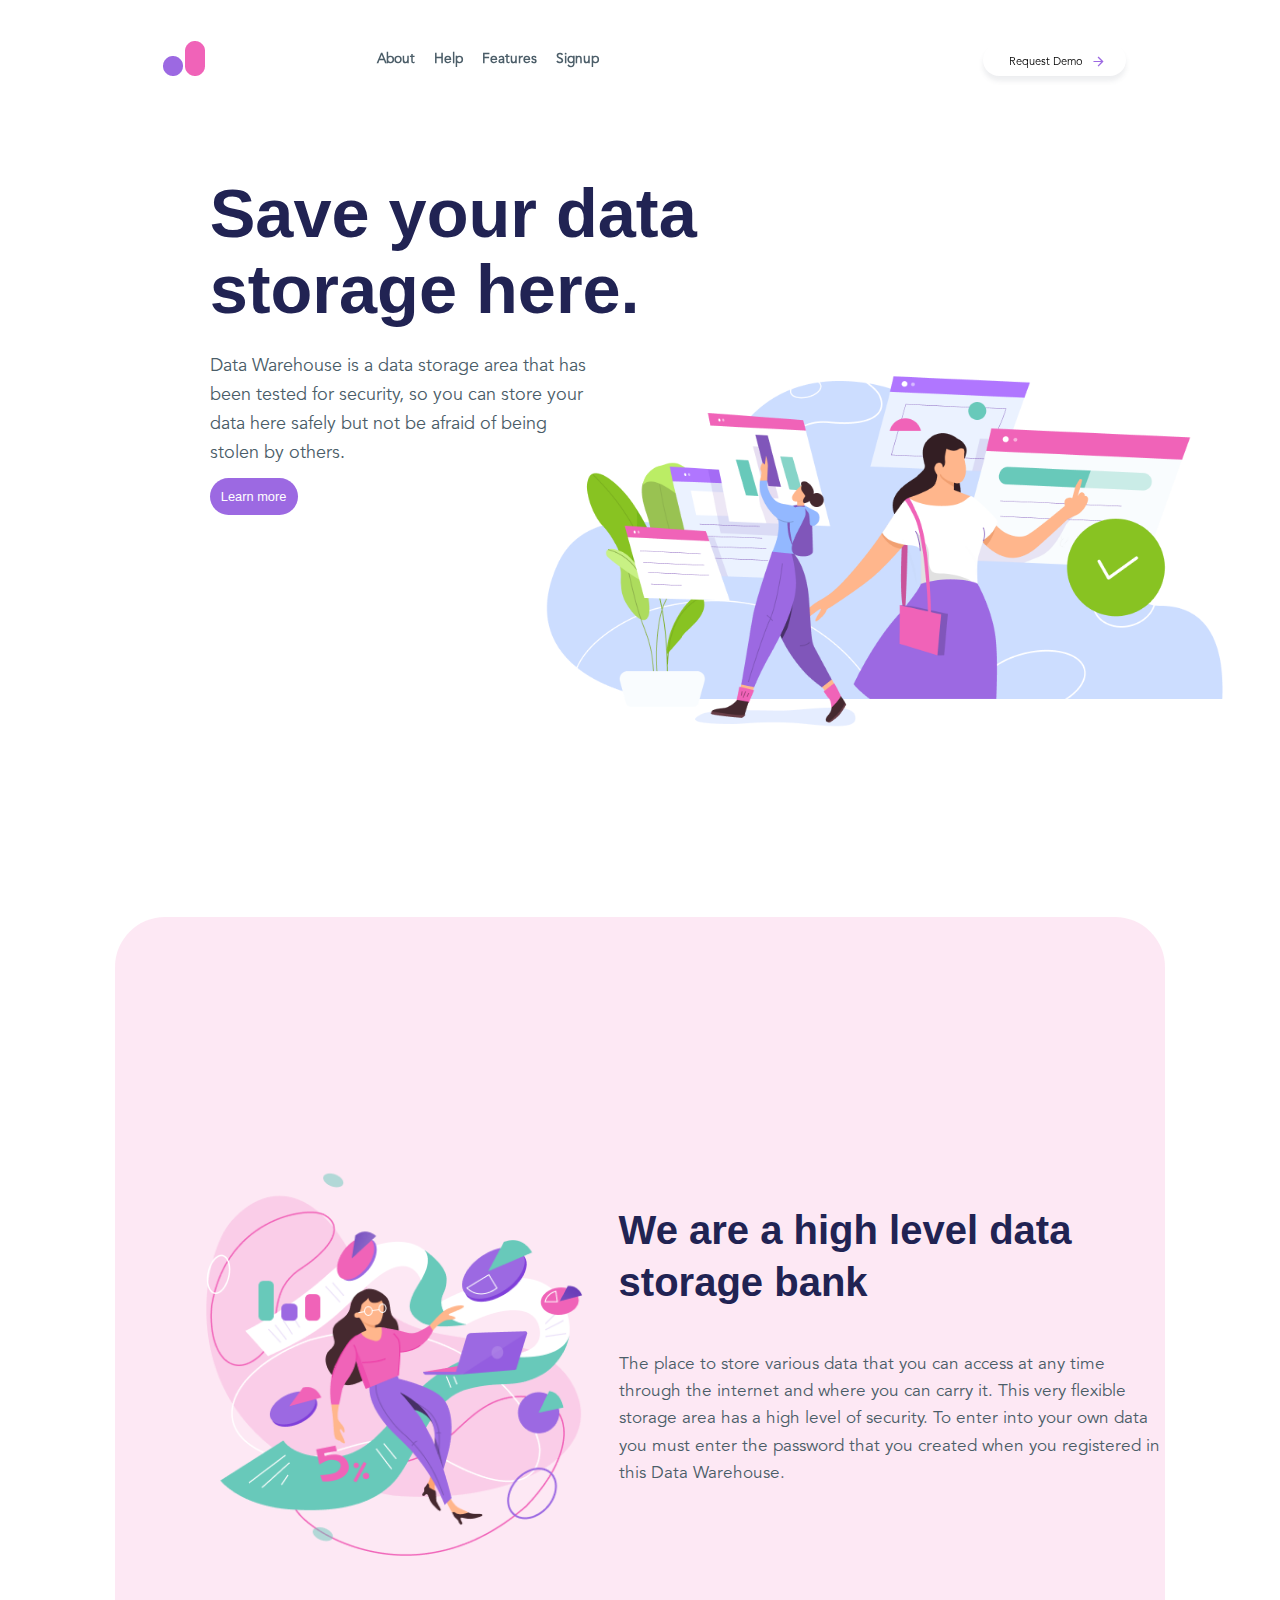
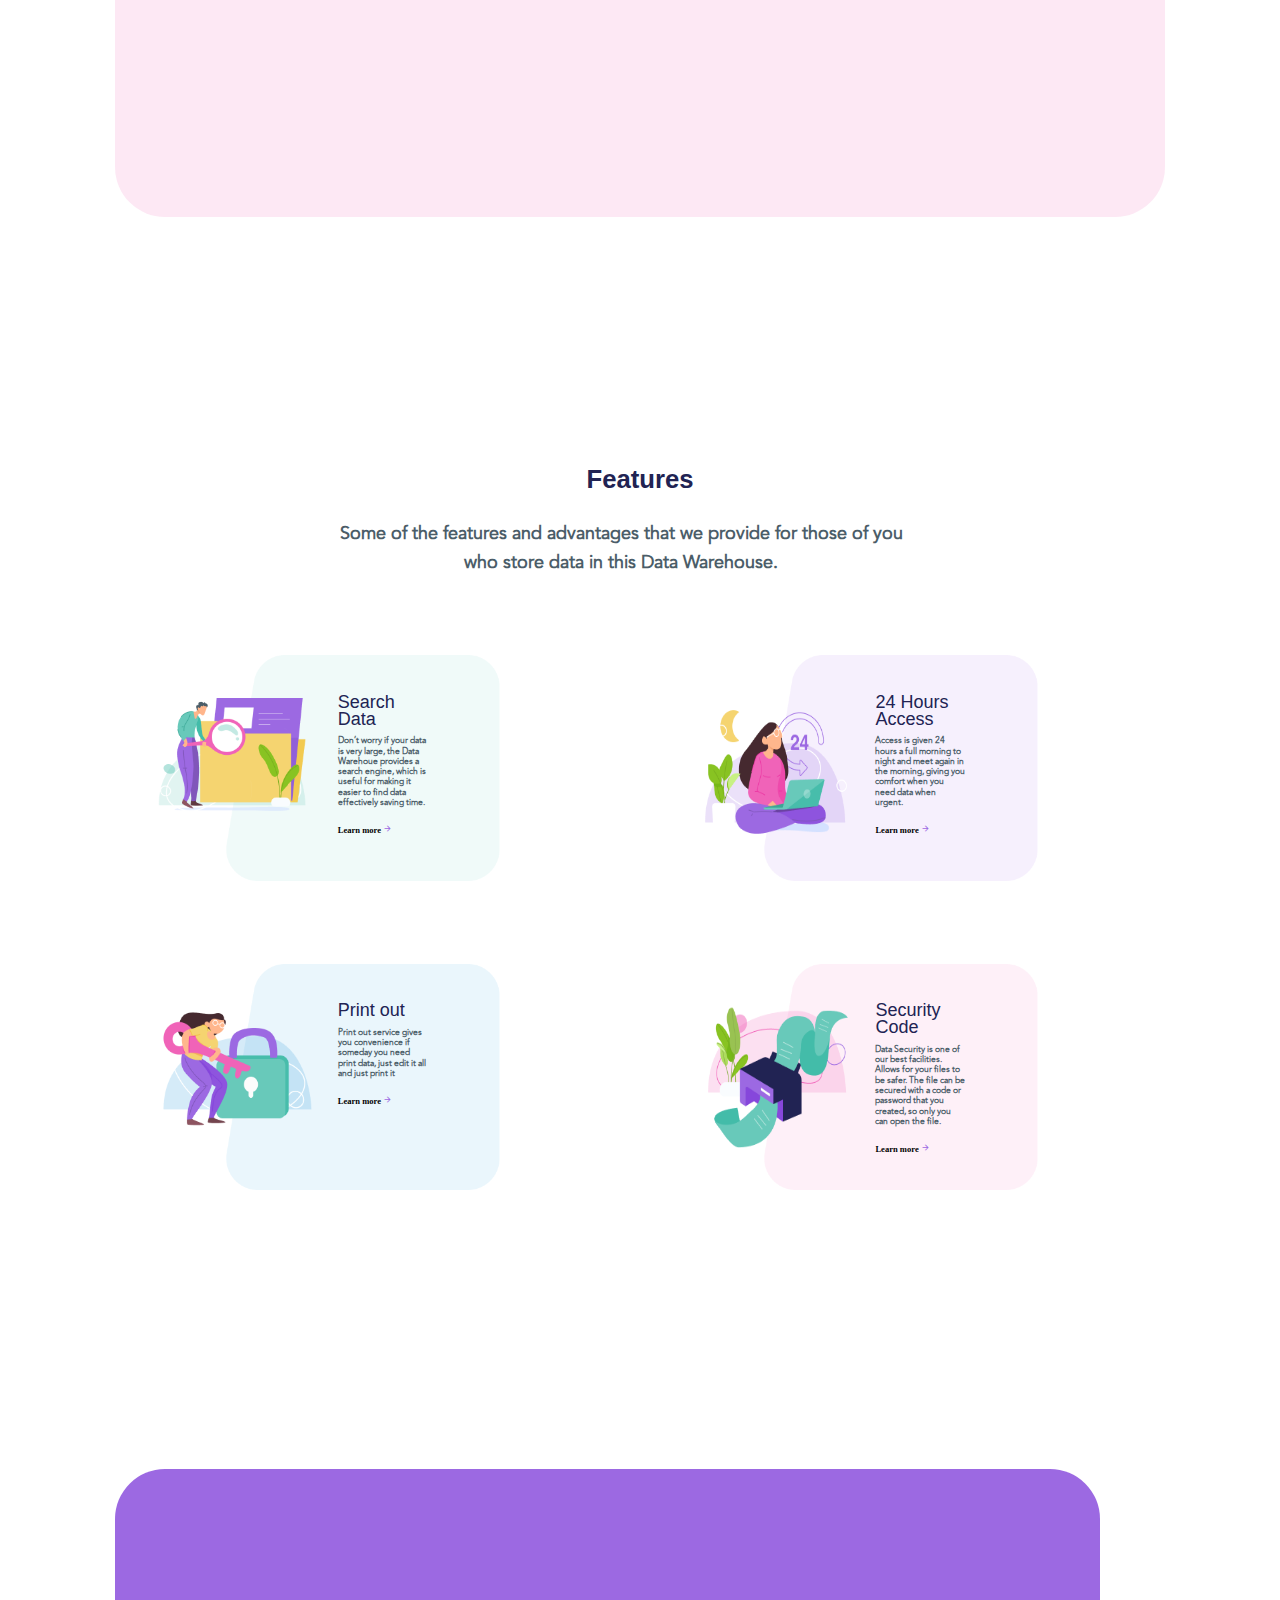
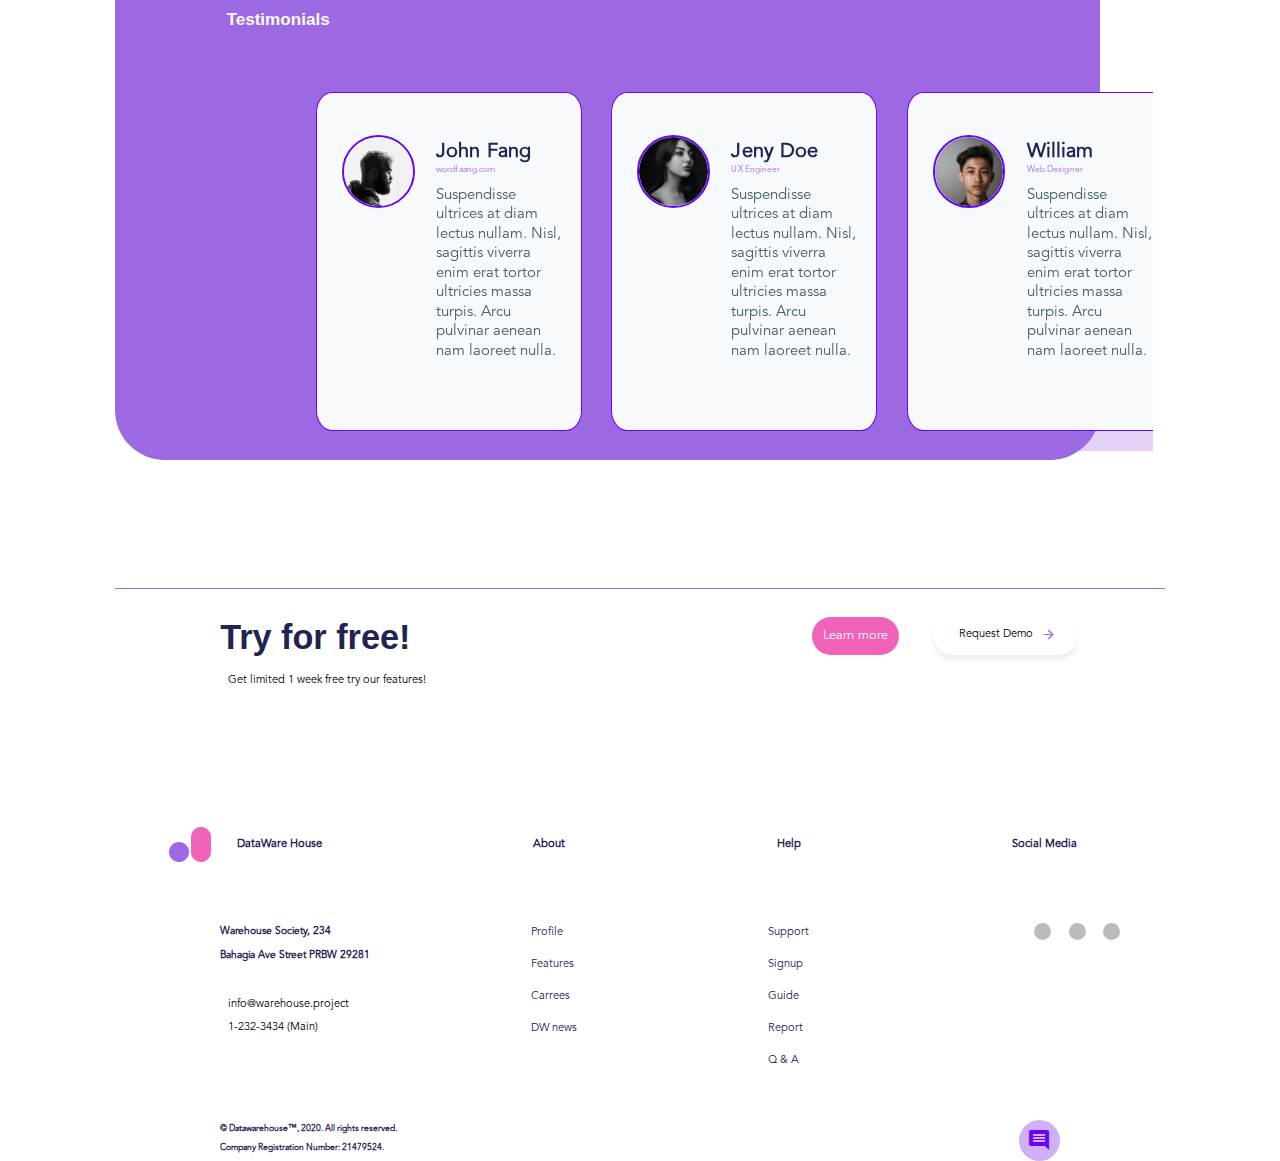
<file: Index.html>
<!DOCTYPE html>
<html lang="en">
<head>
 <meta charset="UTF-8">
 <meta http-equiv="X-UA-Compatible" content="IE=edge">
 <meta name="viewport" content="width=device-width, initial-scale=1.0">
 <title>Save-your-storage Website</title>
 <link rel="stylesheet" href="./Assets/styles/Style.css">
 <link rel="stylesheet" href="./Assets/styles/glider.css">
 <link href="https://fonts.googleapis.com/icon?family=Material+Icons" rel="stylesheet">
 <link
 rel="stylesheet"
 href="https://use.fontawesome.com/releases/v5.15.3/css/all.css"
 integrity="sha384-SZXxX4whJ79/gErwcOYf+zWLeJdY/qpuqC4cAa9rOGUstPomtqpuNWT9wdPEn2fk"
 crossorigin="anonymous"
/>
</head>
<body>
 <header class="header">
  <a href="#about" class="logo">
   <img src="./Assets/Images/Rectangle 32.png" class="img-1" alt="">
   <img src="./Assets/Images/Rectangle 33.png" alt="">
  </a>
  <nav class="navbar">
    
    <a href="#about">About</a>
    <a href="#help">Help</a>
    <a href="#features">Features</a>
    <a href="#sign-up">Signup</a>
  </nav>
   
   <a href="./Assets/pages/demo.html" class="Request-btn">Request Demo <i class="material-icons">arrow_forward</i>
    </a>
    <div class="fas fa-bars create" id="menu-btn"></div>


</header>
<section class="about" id="about">
 <div class="content">
   <h3>Save your data storage here.</h3>
  <p>Data Warehouse is a data storage area that has been
   tested for security, so you can store your data here
   safely but not be afraid of being stolen by others.</p>
   <a href="#" class="btn">Learn more</a>
 </div>
 <div class="image">
  <img src="./Assets/Images/image1 1.png" alt="" />
</div>
</section>
 <section class="sect">
  <div class="img"><img src="./Assets/Images/image2.png" alt=""></div>

<div class="context">
  <h4>We are a high level data storage bank</h4>
  <p>The place to store various data that you can access at any time through the internet  and where you can carry it. 
    This very flexible storage area has a high level of security. To enter into your own data you must enter the password that you created when you registered in this Data Warehouse. </p>
</div>
</section>
   <section class="features" id="features">
  <h1 class="heading">Features</h1>
  <h4 class="sub-heading">Some of the features and advantages that we provide for those of you who store data in this Data Warehouse.</h4>
   <div class="box-container">
     <div class="box">
     <div class="images">
     <img class="img-1" src="./Assets/Images/image3 1.png" alt="">
     <img class="img-2" src="./Assets/Images/Rectangle 39.png" alt="">
     <div class="content">
      <h5>Search Data</h5>
     <h4>Don’t worry if your data is very large, the Data Warehoue provides a search engine, which is useful for making it easier to find data effectively saving time.</h4>
      <div class="learn"><h6>Learn more <i class="material-icons">arrow_forward</i></h6></div>
  </div>
  </div>
  </div>
  <div class="box">
    <div class="images">
    <img class="img-1" src="./Assets/Images/image4.png" alt="">
    <img class="img-2" src="./Assets/Images/Rectangle 39 (1).png" alt="">
    <div class="content">
      <h5>24 Hours Access</h5>
          <h4>Access is given 24 hours a full morning to night and
            meet again in the morning, giving you comfort when
            you need data when urgent.</h4>
     <h6>Learn more <i class="material-icons">arrow_forward</i></h6>
   </div>
 </div>
 </div>
<div class="box">
  <div class="images">
  <img class="img-1" src="./Assets/Images/image6 1.png" alt="">
  <img class="img-2" src="./Assets/Images/Rectangle 39 (3).png" alt="">
  <div class="content">
    <h5>Print out</h5>
         <h4> Print out service gives you convenience if someday
        you need  print data, just edit it all and just print it</h4>
   <h6>Learn more <i class="material-icons">arrow_forward</i></h6>
 </div>
</div>
</div>
<div class="box">
  <div class="images">
  <img class="img-1" src="./Assets/Images/image5 1.png" alt="">
  <img class="img-2" src="./Assets/Images/Rectangle 39 (2).png" alt="">
  <div class="content">
    <h5>Security Code</h5>
    <h4>Data Security is one of our best facilities. Allows for your files
      to be safer. The file can be secured with a code or password that 
      you created, so only you can open the file.</h4>
   <h6>Learn more <i class="material-icons">arrow_forward</i></h6>
 </div>
</div>
</div>
  </div>
</section>
<section class="testimonial">
  <h2 class="heading">Testimonials</h2>
  <div class="glider-contain">
    <div class="glider">
      <div class="box-1">
        <img src="./Assets/Images/Ellipse 77.png" alt="">
    <div class="content">
    <h3>John Fang </h3>
    <h6>wordfaang.com</h6>

    <p>Suspendisse ultrices at diam lectus nullam. 
      Nisl, sagittis viverra enim erat tortor ultricies massa turpis. Arcu pulvinar aenean nam laoreet nulla.</p>
      </div>
      </div>
      <div class="box-1">
        <img src="./Assets/Images/Ellipse 76.png" alt="">
        <div class="content">
        <h3>Jeny Doe</h3>
        <h6>UX Engineer</h6>
    
        <p>Suspendisse ultrices at diam lectus nullam. 
          Nisl, sagittis viverra enim erat tortor ultricies massa turpis. Arcu pulvinar aenean nam laoreet nulla.</p>
          </div>
      </div>
      <div class="box-1">
        <img src="./Assets/Images/Ellipse 76 (1).png" alt="">
        <div class="content">
        <h3>William</h3>
        <h6>Web Designer</h6>
    
        <p>Suspendisse ultrices at diam lectus nullam. 
          Nisl, sagittis viverra enim erat tortor ultricies massa turpis. Arcu pulvinar aenean nam laoreet nulla.</p>
          </div>
      </div>
      <div class="box-1">
        <img src="./Assets/Images/Ellipse 76 (1).png" alt="">
        <div class="content">
        <h3>William</h3>
        <h6>Web Designer</h6>
    
        <p>Suspendisse ultrices at diam lectus nullam. 
          Nisl, sagittis viverra enim erat tortor ultricies massa turpis. Arcu pulvinar aenean nam laoreet nulla.</p>
          </div>
      </div>
      <div class="box-1">
        <img src="./Assets/Images/Ellipse 76 (1).png" alt="">
        <div class="content">
        <h3>William</h3>
        <h6>Web Designer</h6>
    
        <p>Suspendisse ultrices at diam lectus nullam. 
          Nisl, sagittis viverra enim erat tortor ultricies massa turpis. Arcu pulvinar aenean nam laoreet nulla.</p>
          </div>
      </div>
      
      </div>
</div>


    </section>
  <footer class="footer">
 <h2 class="Try">
  Try for free!
 </h2>
 <div class="buttons">
  <a href="#" class="btns"> Learn more  </a>
  <a href="#" class="Request-btn">Request Demo <i class="material-icons">arrow_forward</i></a>

 </div> 
  <h5>Get limited 1 week free try our features!</h5>
  
    <a class="IMG" href="">
     <img src="./Assets/Images/Rectangle 32.png" class="img-1" alt="">
     <img src="./Assets/Images/Rectangle 33.png" alt="">
    </a>
    <div class="nav">
      <a href="#about">DataWare House</a>
    <a href="#about">About</a>
    <a href="#about">Help</a>
    <a href="#about">Social Media</a>
  </div>
     <div class="sub"> <p> Warehouse Society, 234</p>
 
     <p> Bahagia Ave Street 
      PRBW 29281</p>
      <h5>info@warehouse.project</h5>
        <h5>1-232-3434 (Main)</h5>
      </div> 
<div class="links">
  <div class="link">
    <a href="#">Profile</a>
    <a href="#">Features</a>
    <a href="#">Carrees</a>
    <a href="#">DW news</a>
  </div>
  <div class="link-2">
    <a href="#">Support</a>
    <a href="#">Signup</a>
    <a href="#">Guide</a>
    <a href="#">Report</a>
    <a href="#">Q & A</a>

  </div>
</div>
<div class="socials">
  <i class="fab fa-facebook"></i>
  <i class="fab fa-instagram"></i>
  <i class="fab fa-twitter"></i>
</div>
<div class="last">
  <div class="content">
    <h4>© Datawarehouse™, 2020. All rights reserved.</h4>
     <h4> Company Registration Number: 21479524.</h4>
  </div>
  <div class="icon">     
  
     <i class="material-icons">insert_comment</i>
  </div>
</div>
</footer>  

</body>
<script src="./Assets/scripts/script.js"></script>
<script src="./Assets/scripts/glider.js"></script>
<script>
   new Glider(document.querySelector('.glider'), {
 slidesToScroll: 1,
 slidesToShow: 4,
 draggable: true,
 dots: '.dots',
 arrows: {
   prev: '.glider-prev',
   next: '.glider-next'
 },
 responsive: [
    {
      // screens greater than >= 775px
      breakpoint: 775,
      settings: {
        // Set to `auto` and provide item width to adjust to viewport
        slidesToShow: 3,
        slidesToScroll: 2,
        
      }
    },{
      // screens greater than >= 1024px
      breakpoint: 900,
      settings: {
        slidesToShow: 3,
        slidesToScroll: 2,
        
      }
      
    }
    ,{
      // screens greater than >= 1024px
      breakpoint: 640,
      settings: {
        slidesToShow: 2,
        slidesToScroll: 4,
        
      }
      
    }
    ,{
      // screens greater than >= 1024px
      breakpoint: 300,
      settings: {
        slidesToShow: 1.5,
        slidesToScroll: 4,
        
      }
      
    }
    
    
  ]
});
</script>
</html>
</file>
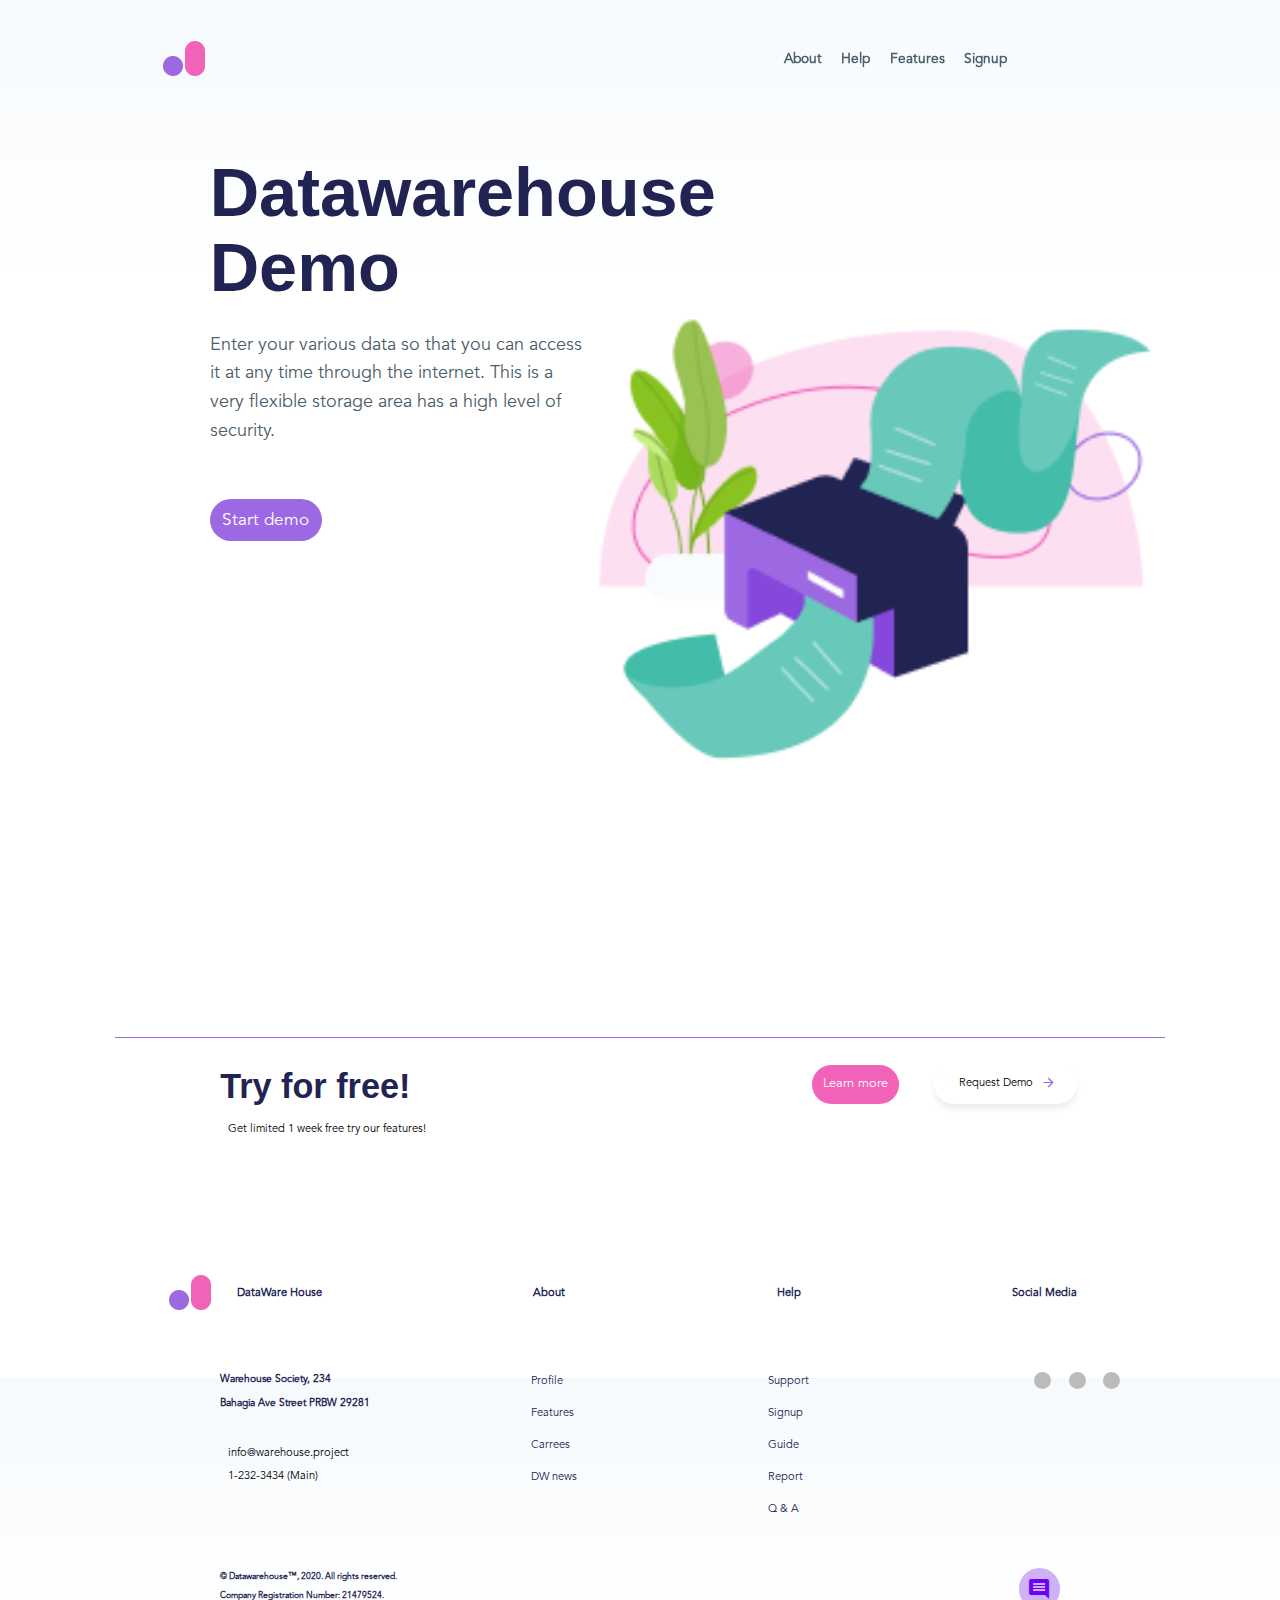
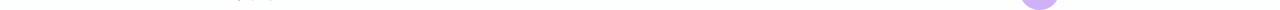
<file: Assets/pages/demo.html>
<!DOCTYPE html>
<html lang="en">
<head>
 <meta charset="UTF-8">
 <meta http-equiv="X-UA-Compatible" content="IE=edge">
 <meta name="viewport" content="width=device-width, initial-scale=1.0">
 <title>Request-Demo</title>
 <link rel="stylesheet" href="/Assets/styles/demo.css">
 <link href="https://fonts.googleapis.com/icon?family=Material+Icons" rel="stylesheet">

 <link
 rel="stylesheet"
 href="https://use.fontawesome.com/releases/v5.15.3/css/all.css"
 integrity="sha384-SZXxX4whJ79/gErwcOYf+zWLeJdY/qpuqC4cAa9rOGUstPomtqpuNWT9wdPEn2fk"
 crossorigin="anonymous"
/>
</head>
<body>
 <header class="header">
  <a href="/Index.html" class="logo">
   <img src="/Assets/Images/Rectangle 32.png" class="img-1" alt="">
   <img src="/Assets/Images/Rectangle 33.png" alt="">
  </a>
  <nav class="navbar">
    
    <a href="/Index.html">About</a>
    <a href="/Index.html/#help">Help</a>
    <a href="/Index.html/#features">Features</a>
    <a href="/Index.html/#sign-up">Signup</a>
  </nav>
   
   
    </a>
    <div class="fas fa-bars create" id="menu-btn"></div>

</header>
<section class="about" id="about">
  <div class="content">
    <h3>Datawarehouse Demo</h3>
   <p>Enter your various data so  that you can access it  at any time through the internet.
    This is a very flexible storage area has a high level of security.</p>
    <a href="#" class="btn">Start demo</a>
  </div>
  <div class="image">
   <img src="/Assets/Images/image5 1.png" alt="" />
 </div>
 </section>
<section class="section" id="section">
 <div class="row">
  <form action="/" id="form">
   
     <div class="input-control">
      <label for="number">ID:</label>
      <div class="error"></div>
      <input type="number" id="idNumber" placeholder="ID" />
      
    </div>
    <div class="input-control">
     
      <label for="name">Item name:</label>
      <div class="error"></div>
      <input type="text" id="itemName" placeholder="Item name" />
     </div>
      <div class="input-control">
      <label for="number">Item Price(#):</label>
      <div class="error"></div>
      <input type="number" id="itemPrice" placeholder="Item price" />
      </div>
    <input type="submit" value="Add data" class="btn-1">
  </form>
  <div class="table">
   <table id="table">
    <tr>
     <th>ID</th>
     <th>Item name</th>
     <th>Item Price(#)</th>
 
    </tr>
    <tbody id="showUser">
    
   </table>
  </div>

 </div>
</section>
<footer class="footer">
 <h2 class="Try">
  Try for free!
 </h2>
 <div class="buttons">
  <a href="#" class="btns"> Learn more  </a>
  <a href="#" class="Request-btn">Request Demo <i class="material-icons">arrow_forward</i></a>

 </div> 
  <h5>Get limited 1 week free try our features!</h5>
  
    <a class="IMG" href="">
     <img src="/Assets/Images/Rectangle 32.png" class="img-1" alt="">
     <img src="/Assets/Images/Rectangle 33.png" alt="">
    </a>
    <div class="nav">
      <a href="#about">DataWare House</a>
    <a href="#about">About</a>
    <a href="#about">Help</a>
    <a href="#about">Social Media</a>
  </div>
     <div class="sub"> <p> Warehouse Society, 234</p>
 
     <p> Bahagia Ave Street 
      PRBW 29281</p>
      <h5>info@warehouse.project</h5>
        <h5>1-232-3434 (Main)</h5>
      </div> 
<div class="links">
  <div class="link">
    <a href="#">Profile</a>
    <a href="#">Features</a>
    <a href="#">Carrees</a>
    <a href="#">DW news</a>
  </div>
  <div class="link-2">
    <a href="#">Support</a>
    <a href="#">Signup</a>
    <a href="#">Guide</a>
    <a href="#">Report</a>
    <a href="#">Q & A</a>

  </div>
</div>
<div class="socials">
  <i class="fab fa-facebook"></i>
  <i class="fab fa-instagram"></i>
  <i class="fab fa-twitter"></i>
</div>
<div class="last">
  <div class="content">
    <h4>© Datawarehouse™, 2020. All rights reserved.</h4>
     <h4> Company Registration Number: 21479524.</h4>
  </div>
  <div class="icon">     
  
     <i class="material-icons">insert_comment</i>
  </div>
</div>
</footer>  
</body>
<script src="/Assets/scripts/script.js"></script>
<script src="/Assets/scripts/demo.js"></script>
</html>
</file>
<file: Assets/styles/Style.css>
@font-face {
  font-family:Avenir ;
  src: url(/Assets/fonts/AvenirLTStd-Book.otf);
}
*{
 padding: 0;
 margin: 0;
 box-sizing: border-box;
 /* transition: all linear .4s; */
 text-decoration: none;
 
}
html{
 font-size: 53.5%;
 scroll-behavior: smooth;
 z-index: 1000;
 }
 body{
   position:absolute;
   padding: 2rem 9%;
  background: linear-gradient(180deg, #F6FAFD 0%, #FFFFFF 19.4%); 
  }
  header{
    position:fixed;
   height: 6rem;
   top: 3rem;
   left: 0;
   right: 0;
   display: flex;
   z-index: 1000;
   align-items: center;
   justify-content: space-between;
   font-family:Avenir ;
   padding: 4rem 12%;
   margin-bottom: 5rem;
   }
  header .logo{
   
   padding: 1rem 1%;
  }
  /* header .logo img{
   height: 2.3rem;
   width: 2.3rem
  } */
  header .navbar{
  position: relative;
  right: 13rem;
  }
  header .navbar a{
    font-weight:600;
   font-size: 1.6rem;
   margin: 1rem;
   color: #4B5D68;
   transition: all .3s ease-in;
  }
  header .navbar a:hover{
   color: #212353;;
  }
  header .navbar a:active{
   color: #212353;;
  }
  header .Request-btn{
   display: flex;
   padding:1rem 7%;
   background: #FFFFFF;
   box-shadow: 0px 5px 5px rgba(75, 93, 104, 0.1);
    font-size: 1.3rem;
    font-weight: 500;
    display: inline-block;
    padding: .8rem 3rem;
    cursor: pointer;
    color: #000;
    border-radius: 12rem;
  
  
  }
  header .Request-btn i{
    font-size: 1.7rem;
    position: relative;
    left: .6rem;
    top: .5rem;
    color: #9C69E2;
    font-weight: 100;
  }
  header #menu-btn{
    cursor: pointer;
    border: .1rem groove #fcfaf0;
    border-radius: .3rem;
    padding: 1rem;
    display: none;
    color: #9C69E2;
    font-size: 2rem;
  
}
 .about{
position: relative;
top: 10rem;
   padding: 2rem 9%;
 display: flex;
 flex-wrap: wrap;
 gap: 1.5rem;
 min-height: 100vh;
 align-items: center;
}

.about .content{
 flex: 1 1 35rem;
}
.about .content h3{
  position: relative;
  width: 645px;
height: 184px;
color: #212353;
font-family: 'Helvetica';
font-style: normal;
font-weight: 600;
font-size: 8rem;
line-height: 110%;
display: flex;
align-items: center;

}
.about .content p{
  position: relative;
width: 380px;
height: 120px;
color: #4B5D68;;
font-family:Avenir ;
font-weight: 500;
font-size: 18px;
line-height: 160%;
margin-top: 1rem;

}

 .about .image{
 flex: 1 1 50rem;
}

.about .image img{
 position: relative;
height: 80%;
width: 80%;
left: 38rem;
bottom: 24rem;

} 
.about .btn{
  top: 2rem;
  font-family: 'Poppins', sans-serif;
  font-size: 1.5rem;
  position: relative;
  background: #9C69E2;
  border-radius: 50px;
  padding: 1.3rem;
  color: #fff;
}
.sect{
  justify-content: center;
  /* width: 105rem; */
/* height: 350px; */
/* left: 6rem; */
  position: relative;
  /* padding: 2rem 19%; */
   background: rgba(240, 99, 184, 0.15);
   /* top: 4rem; */
   margin-bottom:3rem ;
  display: flex;
  flex-wrap: wrap;
  min-height: 100vh;
  align-items: center;
  border-radius:50px;
}
.sect .img{
  flex: 1 1 30rem;
}
.sect .img img{
  bottom: 2rem;
position: relative;
left: 4rem;
  height: 90%;
  width: 90%;
}
.sect .context{
  flex: 1 1 35rem
}
.sect .context h4{
  position: relative;
  bottom: 5rem;
  font-family: 'Helvetica';
font-style: normal;
font-weight: 700;
font-size: 40px;
line-height: 130%;

display: flex;
align-items: center;

color: #212353;

}
.sect .context p{
  font-family:Avenir ;
  font-style: normal;
  font-weight: 300;
  font-size: 2rem;
  line-height: 160%;
  color: #4B5D68;
}
.features .heading{
  font-family: 'Helvetica';
  font-style: normal;
  font-weight: 700;
   color: #212353;
  text-align: center;
  padding: 2rem;
  font-size: 3rem;
  position: relative;
  top: 24rem;
  }
  .features .sub-heading{
  
   position: relative;
  width: 584px;
  height: 58px;
  justify-content: center;
  align-items: center;
  top: 25rem;
  left: 25rem;
  font-family:Avenir ;
  font-style: normal;
  font-weight: 700;
  font-size: 18px;
  line-height: 160%;
  text-align: center;
  
  color: #4B5D68;
  }
  .features .box-container{
    overflow: visible;
    align-items:center ;
    right:5rem ;
    top: 34rem;
    position: relative;
    display:flex;
    flex-wrap: wrap;
    gap: 3rem;
     ;
    }
    .features .box-container .box{
      overflow: visible;
      display: flex;
      flex: 1 1 45rem;
      cursor: pointer;
      
    }
    .features .box-container .box .images{
      display: flex;
    }
    .features .box-container .box .images .img-1{
      position: relative;
      top: 5rem;
      left: 10rem;
      height: 50%;
      width: 30%;
    }
    .features .box-container .box .images .img-2{
      height: 80%;
      width: 67%;
    }
  .features .box-container .box .content
  {
    position: relative;
    top:2rem;
    right: 19rem;
   justify-content: flex-end;
  
  }
    
   .features .box-container .box .content h5{
      margin-top: 2.5rem;
      font-family: 'Helvetica';
  font-style: normal;
  font-weight: 400;
  font-size: 18px;
  line-height: 2rem;
  display: flex;
  align-items: center;
  
  color: #212353;
    }
    .features .box-container .box .content h4{
      margin-top: 1rem;
      font-family:Avenir ;
  font-style: normal;
  font-weight: 700;
  font-size: 1rem;
  line-height: 1.2rem;
  color: #4B5D68;
  width: 90px;
    }
    .features .box-container .box .content .learn{
      display: flex;
    }
    .features .box-container .box .content h6{
      margin-top: 2rem;
      font-size: 1rem;
    }
    .features .box-container .box .content h6 i{
      font-size: 1rem;
      color: #9C69E2;
      display: flex-end;
  
    }
    .testimonial{
      border-radius: 50px;
      position: relative;
      top: 60rem;
        justify-content: center;
        align-content: center;
        background: #9C69E2;
        height: 69rem;
        width: 115rem;
        
    }
    .testimonial .heading{
      color: #F6FAFD;
      font-family: 'Helvetica';
  font-style: normal;
  font-weight: 700;
  font-size:2rem;
  line-height: 130%;
  position: relative;
  top: 9rem;
  left: 13rem;
    }
    /* .testimonial .box-container{
      display: flex;
      flex-wrap: wrap;
      gap: 3rem;
    } */
  
    .testimonial .glider-contain .glider{
      display: flex;
      flex-wrap: wrap;
      gap: 3rem;
      left: 12rem;
      top: 10rem;
      gap: 3rem;
      padding: 4rem;
    }
    .testimonial .glider-contain .glider .box-1
    {
      margin: 2rem 1%;
      flex-direction: column;
      padding: 2rem 4%;
      border-radius: 6%;
      display: flex;
      background:#F6FAFD ;
      box-shadow:0px 20px 0px rgba(156, 105, 226, 0.3) ;
      flex: 1 1 20rem;
      border: .2rem solid #6a01fd ;
    }
    .testimonial .glider-contain .glider .box-1 img{
      border: 2px solid #6a01fd;
      border-radius: 50%;
      top: 3rem;
      height: 60%;
      right: 4rem;
      width: 50%;
      position: relative;
    }
    .testimonial .glider-contain .glider .box-1 .content{
      bottom: 6rem;
      line-height: 150%;
      left: 6rem;
      position: relative;
      padding: 1rem;
    }
    .testimonial .glider-contain .glider .box-1 h3{
      font-family:Avenir ;
      font-style: normal;
      font-weight: 900;
      font-size: 20px;
      line-height: 120%;
      
      align-items: center;
      letter-spacing: 0.005em;
      
      
      
      color: #212353;
    }
    .testimonial .glider-contain .glider .box-1 h6{
      
        font-family:Avenir ;
        font-style: normal;
        font-weight: 500;
        font-size: 1rem;
        line-height: 160%;
    
        align-items: center;
        letter-spacing: 0.01em;
      
        
        color: #9C69E2;
      }
      .testimonial .glider-contain .glider .box-1 p{
        font-family:Avenir ;
      position: relative;
      top: 1rem;
  font-style: normal;
  font-weight: 300;
  font-size: 15px;
  line-height: 130%;
  color: #4B5D68;
      }
   
   
    .testimonial .dots{
      position: relative;
      top: 12rem;
      right: 29rem;
    }
  
    .footer{
      padding: 3rem 10%;
      border-top: .9px solid #9C69E2;
      position: relative;
      top: 75rem;
    }
    .footer h2{
      font-family: 'Helvetica';
      font-style: normal;
      font-weight: 700;
      font-size: 4rem;
      line-height: 130%;
      
      display: flex;
      align-items: center;
      
      color: #212353;
    }
    .footer .buttons{
      position: relative;
      bottom: 5rem;
      display: flex;
      justify-content: flex-end;
  
    }
    .footer .buttons .Request-btn{
      position: relative;
      display: flex;
      padding:.5rem 7%;
      background: #FFFFFF;
      box-shadow: 0px 5px 5px rgba(75, 93, 104, 0.1);
       font-size: 1.3rem;
       font-weight: 500;
       display: inline-block;
       padding: .8rem 3rem;
       cursor: pointer;
       color: #000;
       border-radius: 12rem;
       font-family:Avenir ;
       left: 2rem;
     
     
     }
    .footer .Request-btn i{
       font-size: 1.7rem;
       position: relative;
       left: .6rem;
       top: .5rem;
       color: #9C69E2;
       font-weight: 100;
     }
    
    /* .footer .buttons .Request-btn i{
  
      font-size: 1.7rem;
      position: relative;
      left: .6rem;
      top: .5rem;
      color: #9C69E2;
      font-weight: 100;
    } */
    .footer .buttons .btns{
      
      font-family:Avenir ;
      font-size: 1.5rem;
      right: 2rem;
      position: relative;
    background: #F063B8;
      border-radius: 50px;
      padding: 1.3rem;
      color: #fff;
    }
    
.footer h5{
  position: relative;
  bottom: 3rem;
  left: .9rem;
  font-size: 1.3rem;
  font-weight: 500;
  line-height: 160%;
  font-family:Avenir ;
}
.footer .nav{
  position: relative;
  top: 10rem;
  left: 2rem;
  color: #212353;
  font-weight: 700;
  font-size: 1.3rem;
  font-family:Avenir  ;
  display: flex;
   justify-content: space-between; 
}
.footer .nav a{
  color: #212353;
}
.footer .IMG{
  position: relative;
  top: 13rem;
  right: 6rem;
}
.footer .sub{
  position: relative;
  top: 18rem;
  height: .7rem;
  
} 
.footer .sub p{
  right: 5rem;
  font-weight: 600;
  font-family:Avenir ;
  width: 335px;
  line-height: 24px;
  font-size: 1.2rem;
  color: #212353;
}
footer .sub h5{
  font-family:Avenir ;
  position: relative;
  top: 3rem;
  line-height: 23px;
}
.footer .links{
  position: relative;
  top: 17rem;
  display: flex;
  justify-content: space-evenly;
  
}
.footer .links .link a{
  position: relative;
  left: 7rem;
  font-size: 1.3rem;
  font-family:Avenir ;
  color:#212353;
  font-weight: 400;
display: block;
line-height: 32px;
}
.footer .links .link-2 a{
  font-size: 1.3rem;
  font-family:Avenir ;
  color:#212353;
  font-weight: 400;
display: block;
line-height: 32px;

}
.footer .socials{
  justify-content: flex-end;
  display: flex;
  position: relative;
  left: 8rem;
  bottom: 2rem;
}
.footer .socials i{
  border-radius: 50%;
  font-size: 2rem;
  background: #bbbbbb;
  color: #fff;
  padding: 1rem;
margin: 1rem;
}
.footer .last{
  position: relative;
  top: 18rem;
  display: flex;
  justify-content: space-between;
}
.footer .icon i{
  background: #ceb1f7;
  color: #6a01fd;
  padding: 1rem;
  border-radius: 50%;
}
.footer .last{
  font-size: 1rem;
  color: #212353;
  font-weight: 400;
  font-family:Avenir ;
  line-height: 19px;
}
@media screen and (max-width:1000px) {
 html{
   font-size: 45%;
 }
 header{
   padding: 2rem;
   height: 9rem;
 }
 header .logo{
   display: flex;
   
 }
 header .logo img{
   padding: .4rem;
 }
 header .logo .img-1{
   position: relative;
   height: 50%;
   width: 100%;
   top: 2rem;
 }
 .sect-2 .Slider{
  position: relative;
  display: flex;
 left: 7.5rem;
  top: 6rem;
  justify-content: flex-start;
}
.sect-2 .Slider img{
 width: 3rem;
  padding: 1rem;
}
.sect-2 .arrow{
  display: flex;
  position: relative;
  justify-content: flex-end;
  top:8rem;
  right:6rem

}
.sect-2{
  height: 120rem;
}
.sect-2 .box-container{
  top: 2rem;
}
}

 
 
 
@media screen and (max-width:990px){
  header #menu-btn{
    display: initial;
  }
 
  header .navbar{
    width: 100%;
      height: 300%;
      position: absolute;
      top: 80%;
      left: 0;
      right: 0;
      background: #fc00ff;  
     background: #9C69E2;
      border-top: .1rem solid rgba(0, 0, 0, 0.1) ;
      clip-path: polygon(0 0,100% 0,100% 0, 100% 0,0 0);
      transition: .5s all ease;
  
  
  }
  
  header .navbar.active{
  clip-path: polygon(0 0, 100% 0, 100% 100%, 0% 100%);
  }
  header .navbar a{
    font-size: 1.4rem;
     color: #fc73b7;
      margin: 1rem;
      padding: 1rem;
      display: block;
     text-align: center;
      border-left: 1rem solid #fff;
      background: white;
      transition: .4s ease-in;
      border-radius: .4rem;
  }
  header .navbar a:hover{
      background:#ed89e7;
      color: #fff;
      border-left: .5rem solid #faf1fc;
   
  
  }

 
  .about{
    padding: 1rem;
  }

  .about .image img{
    top: 3rem;
    left: 0;
    height: 100%;
    width: 100%;
    align-items: center;
    } 
  .about .content h3{
    width: 800px;
    
  }
  .about .content p{
    width: 800px;
  }
  .sect{
    padding: 1rem;
    min-height: 100vh;
    top: 40rem;
    /* height: 280px; */
  }
  .features .heading{
    justify-content: center;
    align-items: center;
    font-family: 'Helvetica';
    font-style: normal;
    font-weight: 700;
     color: #212353;
    text-align: center;
    padding: 2rem 9%;
    font-size: 3rem;
    position: relative;
    top: 41rem;
}
.features .sub-heading{
  top:45rem ;
  left: 7rem;
  width: 700px;
  text-align: center;
  justify-content: center;
  align-items: center;
}
.features .box-container{
  top: 50rem;
}
.features .box-container .box .images .content h4{
  width: 80px;
}
.testimonial{
  width: 115rem;
  left: 6rem;
}
.testimonial .glider-contain .glider{
  left: 0rem;
  
  height: 50rem;
}
.testimonial .glider-contain .glider .box-1
    {
      flex: 1 1 30rem;
    }
    .testimonial .glider-contain .glider .box-1 .content p{
      font-size: 2rem;
    }

    }
     @media screen and (max-width:850px){
      .testimonial{
        width: 90rem;
        left: 4rem;
      }
      .testimonial .glider-contain .glider{
        height: 50rem;
      }
      .testimonial .glider-contain .glider .box-1{
        padding: 2rem 1%;
        overflow: hidden;
      }
      .testimonial .glider-contain .glider .box-1 img{
        height: 35%;
        width: 40%;
        right: 0;
      }
      .testimonial .glider-contain .glider .box-1 .content{
        left: 10rem;
      }
      .testimonial .glider-contain .glider .box-1 .content p{
        font-size: 1.4rem;
        line-height: 3rem;
      

      }
    } 

@media screen and (max-width:690px){

 html{
   font-size: 39%;
 }
 body{
   padding: 2rem;
 }
 header .navbar{
  right: 6rem;
}
 .about .image img{
   height: 80%;
   width: 80%;
   top:5rem; 
 right:6rem; 
} 
.about .content h3{
width:500px;

}
.about .content p{
bottom: 3rem;
width: 500px;
}
.about .content .btn{
bottom: 4rem;
}
.sect{
  top: 40rem;
  /* height: 120px; */
width: 450px;
}
.sect .img img{
  left: 0;
}

.sect .context{
  position: relative;
  right: 2rem;
}
.features .heading{
  justify-content: center;
  align-items: center;
  font-family: 'Helvetica';
  font-style: normal;
  font-weight: 700;
   color: #212353;
  text-align: center;
  padding: 2rem 9%;
  font-size: 3rem;
  position: relative;
  top: 41rem;
}
.features .sub-heading{
top:45rem ;
left: 7rem;
width: 400px;
height: 100px;
text-align: center;
justify-content: center;
align-items: center;
}
.features .box-container{
  
top: 50rem;
}
.features .box-container .box .images .img-1{
  top: 8rem;
  left: 18rem;
  height: 30%;
  width: 30%;
}
.features .box-container .box .images .content h5{
  line-height:160%;
}
.features .box-container .box .images .content h4{
width: 80px;
font-size: 1rem;
}
.testimonial{
  width: 78rem;
}
.footer h2{
  font-size: 2rem;
}
.footer .buttons .btns{
      
  font-family: 'Cormorant Garamond', serif;
  font-size: 1rem;
  right: 0;
}
}
@media screen and (max-width:480px){
  html{
    font-size: 29%;
  }
  body{
    padding: 1rem 1%;
  }
  .about .image img{
    height: 90%;
    width: 90%;
    left: 5rem;
    top: -7rem;
  } 
  .about .content h3{
  width:300px;
  
  }
  .about .content p{
  bottom: 3rem;
  width: 300px;
  }
   .about .content .btn{
  top:12rem;
  } 
  .sect{
    border-radius: 2rem;
padding: .9rem;
    top: 20rem;
    /* height: 100px; */
    width: 380px;
    left: 3rem;
  }

  .sect .context{
    position: relative;
    right: 2rem;
  }
  .sect .img img{
    height: 70%;
    width: 70%;
  }


.testimonial .glider-contain .glider{
  height: 50rem;
}
.testimonial .glider-contain .glider .box-1{
  padding: 2rem 3%;
}
.testimonial .glider-contain .glider .box-1 img{
 height: 25%;
 width: 30%;
 border: 2px solid #6a01fd;
 border-radius: 50%;
}
.testimonial .glider-contain .glider .box-1 .content p{
  font-size: 1rem;
  line-height: 2rem;
}

.footer .buttons{
  top: .4rem;
}
.footer .IMG{
  display: none;
}
}

/* .testimonial .glider-contain .glider{
  display: flex;
  flex-wrap: wrap;
  gap: 3rem;
  left: 12rem;
  top: 10rem;
  gap: 3rem;
  padding: 4rem;
}
.testimonial .glider-contain .glider .box-1
{
  margin: 2rem 1%;
  flex-direction: column;
  padding: 2rem 4%;
  border-radius: 6%;
  display: flex;
  background:#F6FAFD ;
  box-shadow:0px 20px 0px rgba(156, 105, 226, 0.3) ;
  flex: 1 1 20rem;
  border: .2rem solid #6a01fd ;
}
.testimonial .glider-contain .glider .box-1 img{
  top: 3rem;
  height: 60%;
  right: 4rem;
  width: 50%;
  position: relative;
}
.testimonial .glider-contain .glider .box-1 .content{
  bottom: 6rem;
  line-height: 150%;
  left: 6rem;
  position: relative;
  padding: 1rem;
}
.testimonial .glider-contain .glider .box-1 h3{
  font-family:Avenir ;
  font-style: normal;
  font-weight: 900;
  font-size: 20px;
  line-height: 120%;
  
  align-items: center;
  letter-spacing: 0.005em;
  
  
  
  color: #212353;
}
.testimonial .glider-contain .glider .box-1 h6{
  
    font-family:Avenir ;
    font-style: normal;
    font-weight: 500;
    font-size: 1rem;
    line-height: 160%;

    align-items: center;
    letter-spacing: 0.01em;
  
    
    color: #9C69E2;
  }
  .testimonial .glider-contain .glider .box-1 p{
    font-family:Avenir ;
  position: relative;
  top: 1rem;
font-style: normal;
font-weight: 300;
font-size: 15px;
line-height: 130%;
color: #4B5D68;
  }
</file>
<file: Assets/styles/demo.css>
@font-face {
 font-family:Avenir ;
 src: url(/Assets/fonts/AvenirLTStd-Book.otf);
}
*{
padding: 0;
margin: 0;
box-sizing: border-box;
transition: all linear .4s;
text-decoration: none;

}
html{
font-size: 53.5%;
scroll-behavior: smooth;
z-index: 1000;
}
body{
  position:static;
  padding: 2rem 9%;
 background:linear-gradient(180deg, #F6FAFD 0%, #FFFFFF 19.4%) ; 
 }
 header{
   position:fixed;
  height: 6rem;
  top: 3rem;
  left: 0;
  right: 0;
  display: flex;
  z-index: 1000;
  align-items: center;
  justify-content: space-between;
  font-family:Avenir ;
  padding: 4rem 12%;
  margin-bottom: 5rem;
  }
  header .logo{
   
   padding: 1rem 1%;
  }
  /* header .logo img{
   height: 2.3rem;
   width: 2.3rem
  } */
  header .navbar{
  position: relative;
  right: 13rem;
  }
  header .navbar a{
   font-family:Avenir ;
    font-weight:600;
   font-size: 1.6rem;
   margin: 1rem;
   color: #4B5D68;
   transition: all .3s ease-in;
  }
  header .navbar a:hover{
   color: #212353;;
  }
  header .navbar a:active{
   color: #212353;;
  }
 
  header #menu-btn{
    cursor: pointer;
    border: .1rem groove #fcfaf0;
    border-radius: .3rem;
    padding: 1rem;
    display: none;
    color: #9C69E2;
    font-size: 2rem;
  
}
.about{
  position: relative;
  top: 10rem;
     padding: 2rem 9%;
   display: flex;
   flex-wrap: wrap;
   gap: 1.5rem;
   min-height: 100vh;
   align-items: center;
  }
  
  .about .content{
   flex: 1 1 35rem;
  }
  .about .content h3{
    position: relative;
    width: 645px;
  height: 184px;
  color: #212353;
  font-family: 'Helvetica';
  font-style: normal;
  font-weight: 600;
  font-size: 8rem;
  line-height: 110%;
  display: flex;
  align-items: center;
  
  }
  .about .content p{
    position: relative;
  width: 380px;
  height: 120px;
  color: #4B5D68;;
  font-family:Avenir ;
  font-weight: 500;
  font-size: 18px;
  line-height: 160%;
  margin-top: 1rem;
  
  }
  
   .about .image{
   flex: 1 1 50rem;
  }
  
  .about .image img{
   position: relative;
  height: 70%;
  width: 70%;
  left: 40rem;
  bottom: 24rem;
  
  } 
  .about .btn{
    top: 7rem;
    font-family:Avenir ;
    font-size: 2rem;
    position: relative;
    background: #9C69E2;
    border-radius: 50px;
    padding: 1.5rem;
    color: #fff;
  }
.section{
 font-family:Avenir ;
 position: relative;
 display: none;
}
.section.active{
display: initial;
}
.section .heading
{
 color: #212353;
 font-family:Avenir ;
 font-size: 4.5rem;
 align-content: center;
 justify-content: center;
 padding: 3rem;
}
.section .heading h3{
 align-content: center;
 justify-content: center;
}
.section .row{
  border: .4rem solid #e77dce;
padding: 2rem;
box-shadow: 0 .5rem 1rem rgba(14, 14, 14, 0.125);
background: #9C69E2;
display: flex;
flex-wrap: wrap;
gap: 1.2rem;
border-radius: .5rem;
}
.section .row .table{
 border: 2px solid #ed89e7;
padding: 2rem;
 flex: 1 30rem;
 border-radius: .9rem;


}
.section .row table{
 border-spacing: 10px;
 justify-content:center;
 align-items: center;

}

.section .row .table th{
 flex-direction: row;
 text-align: center;
font-size: 2.5rem;
background: #ffb7fe;
border: 2px solid #e77dce;
padding: 1.3rem;
border-radius: 1.2rem;
color: #3f0048;
font-weight: 800;
}
.section .row .table td{
  text-align: center;
border:2px solid #f493f4;
background: #fcc6ed;
padding: 1rem;

font-size: 2.5rem;
border-radius: 3.4rem;
border-spacing: .7rem;
color: #760085;

} 
.section .row .table td .delete{
  font-weight: 700;
  color: #212353;
}
.section .row form{
 border-radius: .9rem;
 border: 2px solid #ed89e7;
padding: 2rem;
 flex: 1 1 35rem;
}
.section .row form h4{
 font-family:Avenir ;
 font-size: 2rem;
 color: #ffc8ef;
 text-align: center;
 font-weight: 300;
}
.section .row form label{
 color: #fcfaf0;
 padding-top: .6rem;
 font-size: 1.8rem;
}
.section .row form .input-control{

 display:flex;
 flex-flow: column;


}
.section .row form .input-control input{
   background-color: #ffffff;
   padding: 1rem;
   margin: 1rem 0;
   font-size: 1.7rem;
   text-transform:capitalize;
   border:2px solid #ffffff;
   width: 100%;
   height: 50px;
   border-radius: 1rem;
  
}

.section .row form .input-control input:focus{
 outline: 0;
}
.section .row form .input-control.success input{
 border-color: #e77dce;
 color: #760085;

}

.section .row form .input-control.error input{
 border-color: #f82a2a;
}
.section .row form .btn{
 margin-top: 3rem;

}
/* .section .cancel{
  position: flex-end;
 padding:.5rem 7%;
 background: #FFFFFF;
 box-shadow: 0px 5px 5px rgba(75, 93, 104, 0.1);
  font-size: 1.3rem;
  font-weight: 500;
  display: inline-block;
   padding: .8rem 3rem; 
  cursor: pointer;
  color: #000;
  border-radius: 12rem;
  font-family:Avenir ;
  left: 2rem;
  top: 8rem;

} */

form .btn-1{
   font-size: 2.1rem;
   display: inline-block;
   border: .2rem solid #e77dce;
   padding: .8rem 3rem;
   cursor: pointer;
   color: #f1f0e7;
   border-radius: .7rem;
   position: relative;
   overflow: hidden;
   z-index: 0;
   margin-top: 1rem;
  background: #e77dce;
  font-weight: 700;
  

}
form .btn-1::before{
   
   content: '';
   position: absolute;
   top: 0;
   right: 0;
   width: 0%;
   height: 100%;
   background: #e77dce;
   transition: .4s linear;
   z-index: -1;
}
form .btn-1:hover::before{
  
width: 100%;
left: 0;
}

.footer{
 padding: 3rem 10%;
 border-top: .9px solid #9C69E2;
 position: relative;
 top:14rem;
}
.footer h2{
 font-family: 'Helvetica';
 font-style: normal;
 font-weight: 700;
 font-size: 4rem;
 line-height: 130%;
 
 display: flex;
 align-items: center;
 
 color: #212353;
}
.footer .buttons{
 position: relative;
 bottom: 5rem;
 display: flex;
 justify-content: flex-end;

}
.footer .buttons .Request-btn{
 position: relative;
 display: flex;
 padding:.5rem 7%;
 background: #FFFFFF;
 box-shadow: 0px 5px 5px rgba(75, 93, 104, 0.1);
  font-size: 1.3rem;
  font-weight: 500;
  display: inline-block;
  padding: .8rem 3rem;
  cursor: pointer;
  color: #000;
  border-radius: 12rem;
  font-family:Avenir ;
  left: 2rem;


}
.footer .Request-btn i{
  font-size: 1.7rem;
  position: relative;
  left: .6rem;
  top: .5rem;
  color: #9C69E2;
  font-weight: 100;
}

/* .footer .buttons .Request-btn i{

 font-size: 1.7rem;
 position: relative;
 left: .6rem;
 top: .5rem;
 color: #9C69E2;
 font-weight: 100;
} */
.footer .buttons .btns{
 
 font-family:Avenir ;
 font-size: 1.5rem;
 right: 2rem;
 position: relative;
background: #F063B8;
 border-radius: 50px;
 padding: 1.3rem;
 color: #fff;
}

.footer h5{
position: relative;
bottom: 3rem;
left: .9rem;
font-size: 1.3rem;
font-weight: 500;
line-height: 160%;
font-family:Avenir ;
}
.footer .nav{
position: relative;
top: 10rem;
left: 2rem;
color: #212353;
font-weight: 700;
font-size: 1.3rem;
font-family:Avenir  ;
display: flex;
justify-content: space-between; 
}
.footer .nav a{
  color: #212353;
}
.footer .IMG{
position: relative;
top: 13rem;
right: 6rem;
}
.footer .sub{
position: relative;
top: 18rem;
height: .7rem;

} 
.footer .sub p{
right: 5rem;
font-weight: 600;
font-family:Avenir ;
width: 335px;
line-height: 24px;
font-size: 1.2rem;
color: #212353;
}
footer .sub h5{
font-family:Avenir ;
position: relative;
top: 3rem;
line-height: 23px;
}
.footer .links{
position: relative;
top: 17rem;
display: flex;
justify-content: space-evenly;

}
.footer .links .link a{
position: relative;
left: 7rem;
font-size: 1.3rem;
font-family:Avenir ;
color:#212353;
font-weight: 400;
display: block;
line-height: 32px;
}
.footer .links .link-2 a{
font-size: 1.3rem;
font-family:Avenir ;
color:#212353;
font-weight: 400;
display: block;
line-height: 32px;

}
.footer .socials{
justify-content: flex-end;
display: flex;
position: relative;
left: 8rem;
bottom: 2rem;
}
.footer .socials i{
border-radius: 50%;
font-size: 2rem;
background: #bbbbbb;
color: #fff;
padding: 1rem;
margin: 1rem;
}
.footer .last{
position: relative;
top: 18rem;
display: flex;
justify-content: space-between;
}
.footer .icon i{
background: #ceb1f7;
color: #6a01fd;
padding: 1rem;
border-radius: 50%;
}
.footer .last{
font-size: 1rem;
color: #212353;
font-weight: 400;
font-family:Avenir ;
line-height: 19px;
}
 
 @media screen and (max-width:1000px) {
   html{
     font-size: 45%;
   }
   header{
     padding: 2rem;
     height: 9rem;
   }
   header .logo{
     display: flex;
     
   }
   header .logo img{
     padding: .4rem;
   }
   header .logo .img-1{
     position: relative;
     height: 50%;
     width: 100%;
     top: 2rem;
   }
   
  }
  @media screen and (max-width:990px){
    header #menu-btn{
      display: initial;
    }
   
    
    
    
    header .navbar{
      width: 100%;
        height: 300%;
        position: absolute;
        top: 80%;
        left: 0;
        right: 0;
        background: #fc00ff;  
       background: #9C69E2;
        border-top: .1rem solid rgba(0, 0, 0, 0.1) ;
        clip-path: polygon(0 0,100% 0,100% 0, 100% 0,0 0);
        transition: .5s ease;
    
    
    }
    
    header .navbar.active{
    clip-path: polygon(0 0, 100% 0, 100% 100%, 0% 100%);
    }
    header .navbar a{
      font-size: 1.4rem;
       color: #fc73b7;
        margin: 1rem;
        padding: 1rem;
        display: block;
       text-align: center;
        border-left: 1rem solid #fff;
        background: white;
        transition: .4s ease-in;
        border-radius: .4rem;
    }
    header .navbar a:hover{
        background:#ed89e7;
        color: #fff;
        border-left: .5rem solid #faf1fc;
     
    
    }
    .about{
      padding: 1rem;
    }
  
    .about .image img{
     display: none;
      } 
    .about .content h3{
      width: 700px;
      
    }
    .about .content p{
      width: 700px;
    }
    .about .btn{
      top: 0;
    }
  }
   
   
  @media screen and (max-width:800px){
    .about .content h3{
      width:600px;
      
    }
    .about .content p{
      width: 600px;
    }
    .about .btn{
      top: 0;
    }
  }
  
  
  @media screen and (max-width:690px){
  
   html{
     font-size: 45%;
   }
   header .navbar{
     right: 6rem;
   }
   body{
     padding: 1rem 3%;
   }
   .about .image img{
   display: none;
 } 
 .about .content h3{
 width:400px;
 
 }
 .about .content p{
 bottom: 3rem;
 width: 400px;
 }
 .about .content .btn{
 top: 0;
 }
 .section{
   top: 0;
 }
 .footer .IMG{
   display: none;
 }
 
  }
  @media screen and (max-width:480px){
    html{
      font-size: 29%;
    }
    body{
      padding: 1rem;
    }
    .about{
      top: 0;
    }
    
    .about .image img{
     display: none;
    } 
    .about .content h3{
    width:300px;
    
    }
    .about .content p{
    bottom: 3rem;
    width: 300px;
    }
     .about .content .btn{
    top: 13rem;
    } 
    .section{
      top: -10rem;
    }
  }
</file>
<file: Assets/styles/glider.css>
.glider-contain {
  width: 90%;
  margin: 0 auto;
  position: relative;
}
.glider {
  margin: 0 auto;
  position: relative;
  overflow-y: hidden;
  -webkit-overflow-scrolling: touch;
  -ms-overflow-style: none;
  transform: translateZ(0);
}
.glider-track {
  transform: translateZ(0);
  width: 100%;
  margin: 0;
  padding: 0;
  display: flex;
  z-index: 1;
}
.glider.draggable {
  user-select: none;
  cursor: -webkit-grab;
  cursor: grab;
}
.glider.draggable .glider-slide img {
  user-select: none;
  pointer-events: none;
}
.glider.drag {
  cursor: -webkit-grabbing;
  cursor: grabbing;
}
.glider-slide {
  user-select: none;
  justify-content: center;
  align-content: center;
  width: 100%;
}
.glider-slide img {
  max-width: 100%;
}
.glider::-webkit-scrollbar {
  opacity: 0;
  height: 0;
}
.glider-prev,.glider-next {
  user-select: none;
  position: absolute;
  outline: none;
  background: none;
  padding: 0;
  z-index: 2;
  font-size: 40px;
  text-decoration: none;
  left: -23px;
  border: 0;
  top: 30%;
  cursor: pointer;
  color: #666;
  opacity: 1;
  line-height: 1;
  transition: opacity .5s cubic-bezier(.17,.67,.83,.67),
              color .5s cubic-bezier(.17,.67,.83,.67);
}
.glider-prev:hover,
.glider-next:hover,
.glider-prev:focus,
.glider-next:focus {
  color: #a89cc8;
}
.glider-next {
  right: -23px;
  left: auto;
}
.glider-next.disabled,
.glider-prev.disabled {
  opacity: .25;
  color: #666;
  cursor: default;
}
.glider-slide {
  min-width: 150px;
}
.glider-hide {
  opacity: 0;
}
.glider-dots {
  user-select: none;
  display: flex;
  flex-wrap: wrap;
  justify-content: center;
  margin: 0 auto;
  padding: 0;
}
.glider-dot {
  border: 0;
  padding: 0;
  user-select: none;
  outline: none;
  display: block;
  cursor: pointer;
  color: #ccc;
  border-radius: 999px;
  background: #ccc;
  width: 12px;
  height: 12px;
  margin: 7px;
}
.glider-dot:hover,
.glider-dot:focus,
.glider-dot.active {
  background: #a89cc8;
}
@media(max-width: 36em){
  .glider::-webkit-scrollbar {
    opacity: 1;
    -webkit-appearance: none;
    width: 7px;
    height: 3px;
  }
  .glider::-webkit-scrollbar-thumb {
    opacity: 1;
    border-radius: 99px;
    background-color: rgba(255, 71, 172, 0.888);
    box-shadow: 0 0 1px rgba(255, 1, 170, 0.25);
  }
}
@media screen and (max-width:990px) {
  .glider-contain{
    width: 80%;
  }
}
@media screen and (max-width:480px){
  .glider-contain{
    height: 20%;
  }
}
</file>
